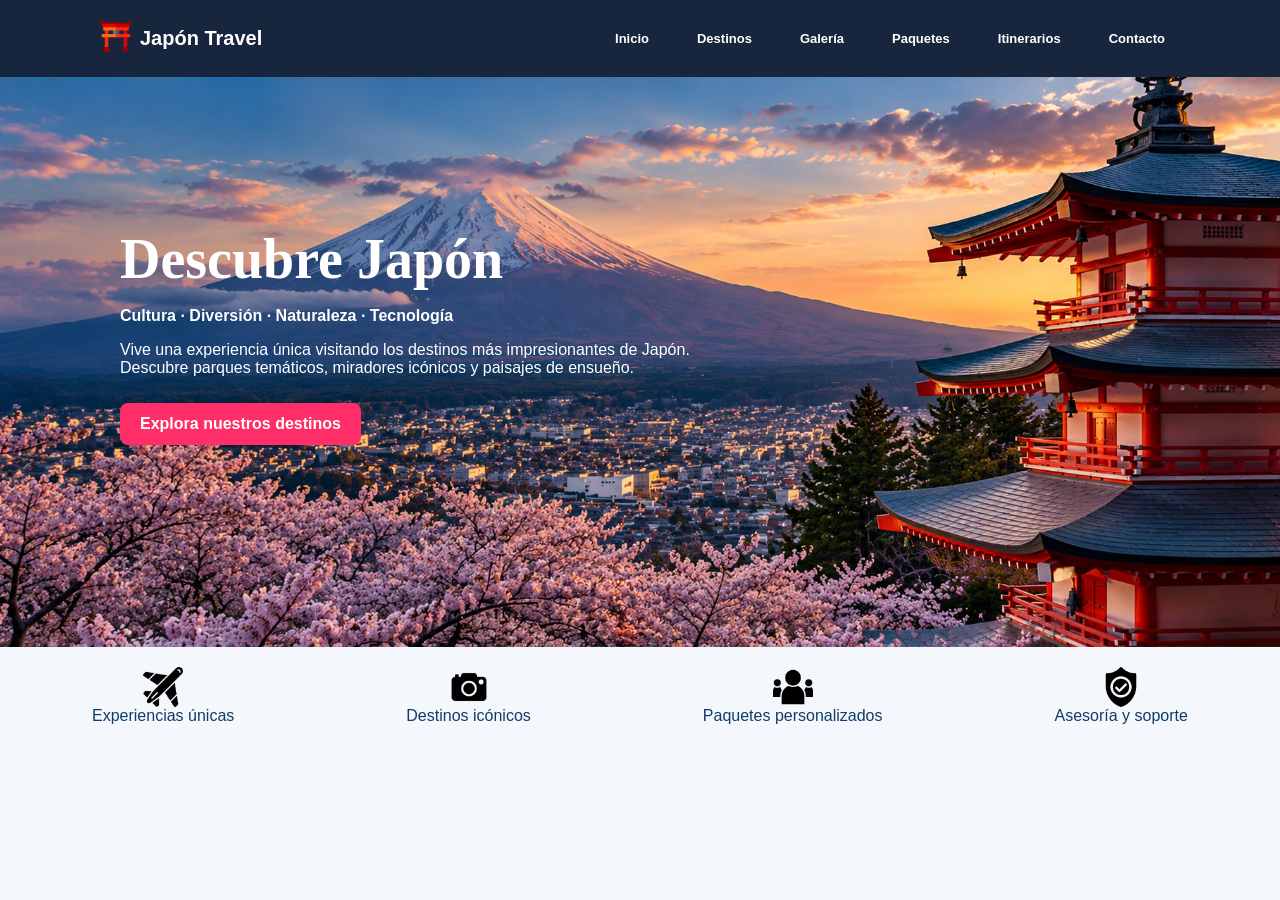
<file: index.html>
<!DOCTYPE html>
<html lang="es">
<head>
    <meta charset="UTF-8">
    <meta name="viewport" content="width=device-width, initial-scale=1.0">

    <title>Japón Travel | Descubre Japón</title>
    <link rel="stylesheet" href="CSS/estilos.css">
</head>



<body>
    <!-- ENCABEZADO -->
    <header class="encabezado">
        <div class="encabezado-contenido">

            <a href="index.html" class="logo">
                
                <p class="icono-logo" ><img src="imagenes/puerta-torii.png" alt="Puerta Torii"></p>
                <p>Japón Travel</p>
            </a>

            <nav class="navegacion">
                <a href="index.html">Inicio</a>
                <a href="destinos.html">Destinos</a>
                <a href="galeria.html">Galería</a>
                <a href="paquetes.html">Paquetes</a>
                <a href="itinerarios.html">Itinerarios</a>
                <a href="contacto.html">Contacto</a>
            </nav>

        </div>
    </header>


    <main>
        <!-- INICIO -->
        <section  class="inicio">
            <div class="inicio-texto">
                <h1>Descubre Japón</h1>
                <p class="categorias">
                Cultura · Diversión · Naturaleza · Tecnología
                </p>

                <p>
                Vive una experiencia única visitando los destinos
                más impresionantes de Japón. Descubre parques
                temáticos, miradores icónicos y paisajes de ensueño.
                </p>
                <a href="destinos.html" class="boton">
                Explora nuestros destinos
                </a>
            </div>
        </section>


        <section class="inicio-iconos">
            <div class="icono-item">
                <img src="imagenes/avion.png" alt="Avión">
                <p>Experiencias únicas</p>
            </div>
            <div class="icono-item">
                <img src="imagenes/camara.png" alt="Cámara">
                <p>Destinos icónicos</p>
            </div>
            <div class="icono-item">
                <img src="imagenes/grupo.png" alt="Grupo">
                <p>Paquetes personalizados</p>
            </div>
            <div class="icono-item">
                <img src="imagenes/escudo.png" alt="Escudo">
                <p>Asesoría y soporte</p>
            </div>
        </section>


    </main>

</body>
</html>
</file>
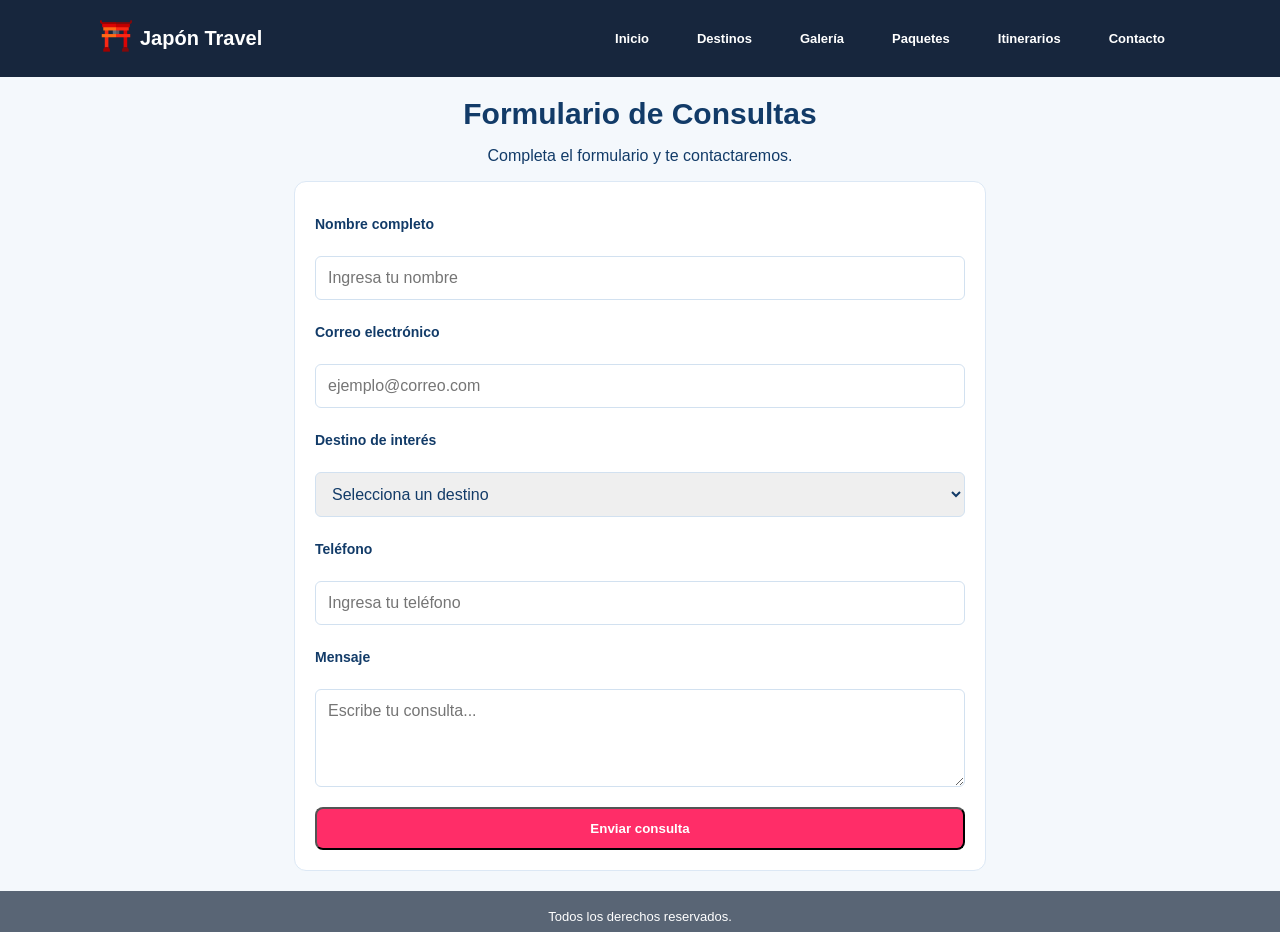
<file: contacto.html>
<!DOCTYPE html>
<html lang="es">
<head>
    <meta charset="UTF-8">
    <meta name="viewport" content="width=device-width, initial-scale=1.0">

    <title>Japón Travel | Destinos</title>
    <link rel="stylesheet" href="CSS/estilos.css">
</head>

<body>
    <!-- ENCABEZADO -->
    <header class="encabezado">
        <div class="encabezado-contenido">

            <a href="index.html" class="logo">
                
                <p class="icono-logo" ><img src="imagenes/puerta-torii.png" alt="Puerta Torii"></p>
                <p>Japón Travel</p>
            </a>

            <nav class="navegacion">
                <a href="index.html">Inicio</a>
                <a href="destinos.html">Destinos</a>
                <a href="galeria.html">Galería</a>
                <a href="paquetes.html">Paquetes</a>
                <a href="itinerarios.html">Itinerarios</a>
                <a href="contacto.html">Contacto</a>
            </nav>

        </div>
    </header>




<main>
        <!-- CONTACTO -->
        <section  class="contacto">
            <div class="contacto_inicio">
                <h2>Formulario de Consultas</h2>
                <p class="descripcion">
                    Completa el formulario y te contactaremos.
                </p>

                <form class="formulario" action="#" method="post">

                    <p >Nombre completo</p>
                    <input
                        type="text"
                        id="nombre"
                        name="nombre"
                        placeholder="Ingresa tu nombre"
                        required>

                    <p >Correo electrónico</p>
                    <input
                        type="email"
                        id="correo"
                        name="correo"
                        placeholder="ejemplo@correo.com"
                        required>

                    <p >Destino de interés</p>
                    <select id="destino" name="destino" required>
                        <option value="">Selecciona un destino</option>
                        <option value="tokio">Tokio</option>
                        <option value="universal">Universal Studios Japan</option>
                        <option value="teamlab">teamLab Planets</option>
                        <option value="hitachi">Parque Costero Hitachi</option>
                    </select>

                    <p >Teléfono</p>
                    <input
                        type="tel"
                        id="telefono"
                        name="telefono"
                        placeholder="Ingresa tu teléfono">

                    <p >Mensaje</p>
                    <textarea
                        id="mensaje"
                        name="mensaje"
                        rows="4"
                        placeholder="Escribe tu consulta..."
                        required></textarea>

                    <button type="submit" class="boton">
                        Enviar consulta
                    </button>

                </form>
            </div>
        </section>
</main>

    <!-- PIE DE PÁGINA -->
    <footer class="pie-pagina">
        <p>Todos los derechos reservados.</p>
    </footer>

</body>
</html>
</file>
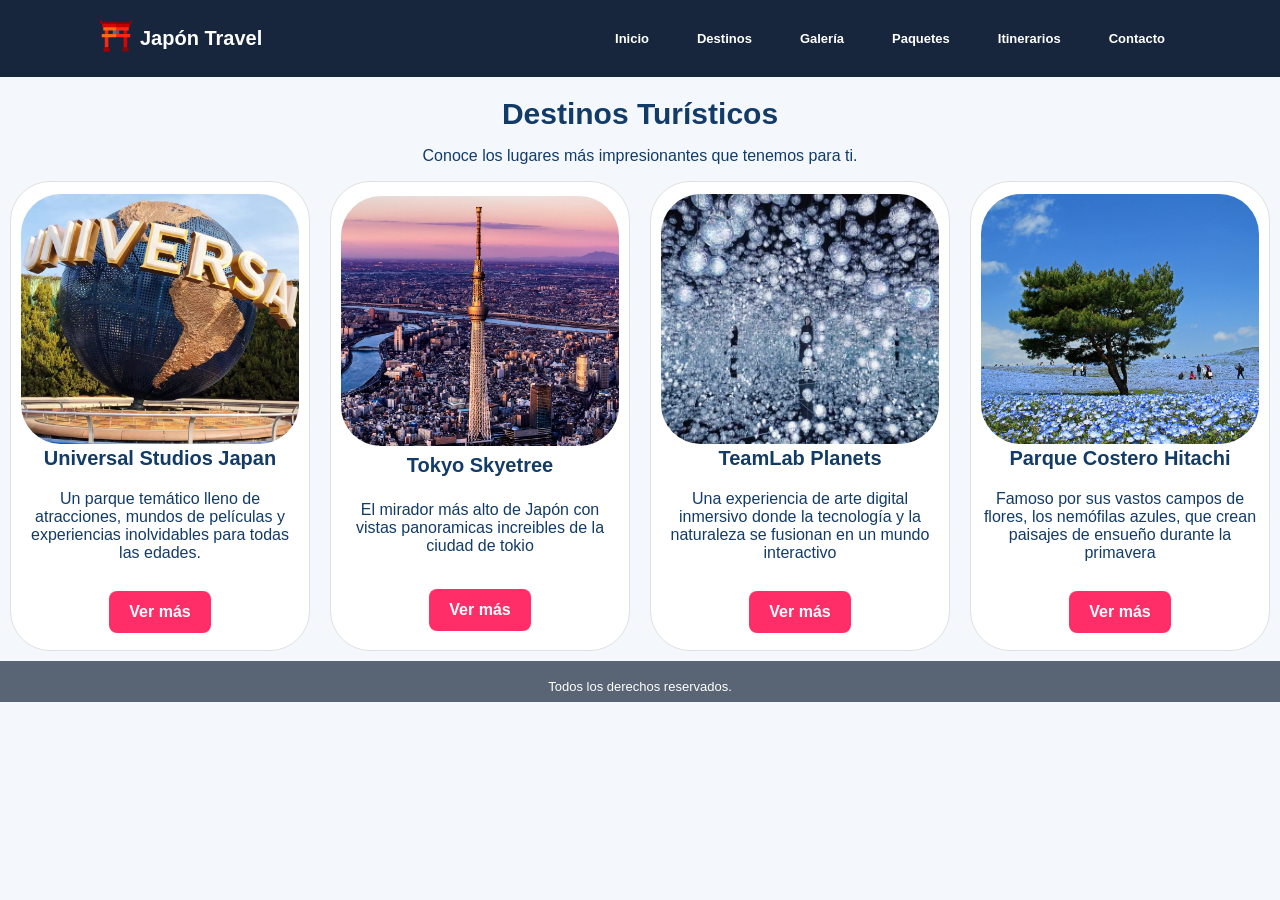
<file: destinos.html>
<!DOCTYPE html>
<html lang="es">
<head>
    <meta charset="UTF-8">
    <meta name="viewport" content="width=device-width, initial-scale=1.0">

    <title>Japón Travel | Destinos</title>
    <link rel="stylesheet" href="CSS/estilos.css">
</head>

<body>
    <!-- ENCABEZADO -->
    <header class="encabezado">
        <div class="encabezado-contenido">

            <a href="index.html" class="logo">
                
                <p class="icono-logo" ><img src="imagenes/puerta-torii.png" alt="Puerta Torii"></p>
                <p>Japón Travel</p>
            </a>

            <nav class="navegacion">
                <a href="index.html">Inicio</a>
                <a href="destinos.html">Destinos</a>
                <a href="galeria.html">Galería</a>
                <a href="paquetes.html">Paquetes</a>
                <a href="itinerarios.html">Itinerarios</a>
                <a href="contacto.html">Contacto</a>
            </nav>

        </div>
    </header>




<main>
<!-- DESTINOS -->
        <section  class="titulo">
            <div>
                <h2>Destinos Turísticos</h2>
                <p >
                    Conoce los lugares más impresionantes que tenemos para ti.
                </p>
            </div>
        </section>

        <section class="card_general">
            <div class="card">
                <img src="imagenes/universal.jpg" alt="Universal Studios">
                <h3> Universal Studios Japan</h3>
                <p>
                     Un parque temático lleno de atracciones,
                    mundos de películas y experiencias inolvidables
                    para todas las edades.
                </p>
                <a href="paquetes.html" class="boton">
                Ver más
                </a>
            </div>
            <div class="card">
                <img src="imagenes/tokyoskyetree.jpg" alt="Tokyo SkyeTree">
                <h3>Tokyo Skyetree</h3>
                <p>
                    El mirador más alto de Japón con vistas panoramicas
                    increibles de la ciudad de tokio
                </p>
                <a href="paquetes.html" class="boton">
                Ver más
                </a>
            </div>
            <div class="card">
                <img src="imagenes/teamlab.jpg" alt="Teamlab Planets">
                <h3>TeamLab Planets</h3>
                <p>
                    Una experiencia de arte digital inmersivo donde la 
                    tecnología y la naturaleza se fusionan en un mundo
                    interactivo
                </p>
                <a href="paquetes.html" class="boton">
                Ver más
                </a>
            </div>
            <div class="card">
                <img src="imagenes/hitachi.jpg" alt="Parque Costero Hitachi">
                <h3>Parque Costero Hitachi</h3>
                <p>
                    Famoso por sus vastos campos de flores, los nemófilas
                    azules, que crean paisajes de ensueño durante la primavera
                </p>
                <a href="paquetes.html" class="boton">
                Ver más
                </a>
            </div>
        </section>

</main>




    <!-- PIE DE PÁGINA -->
    <footer class="pie-pagina">
        <p> Todos los derechos reservados.</p>
    </footer>

</body>
</html>
</file>
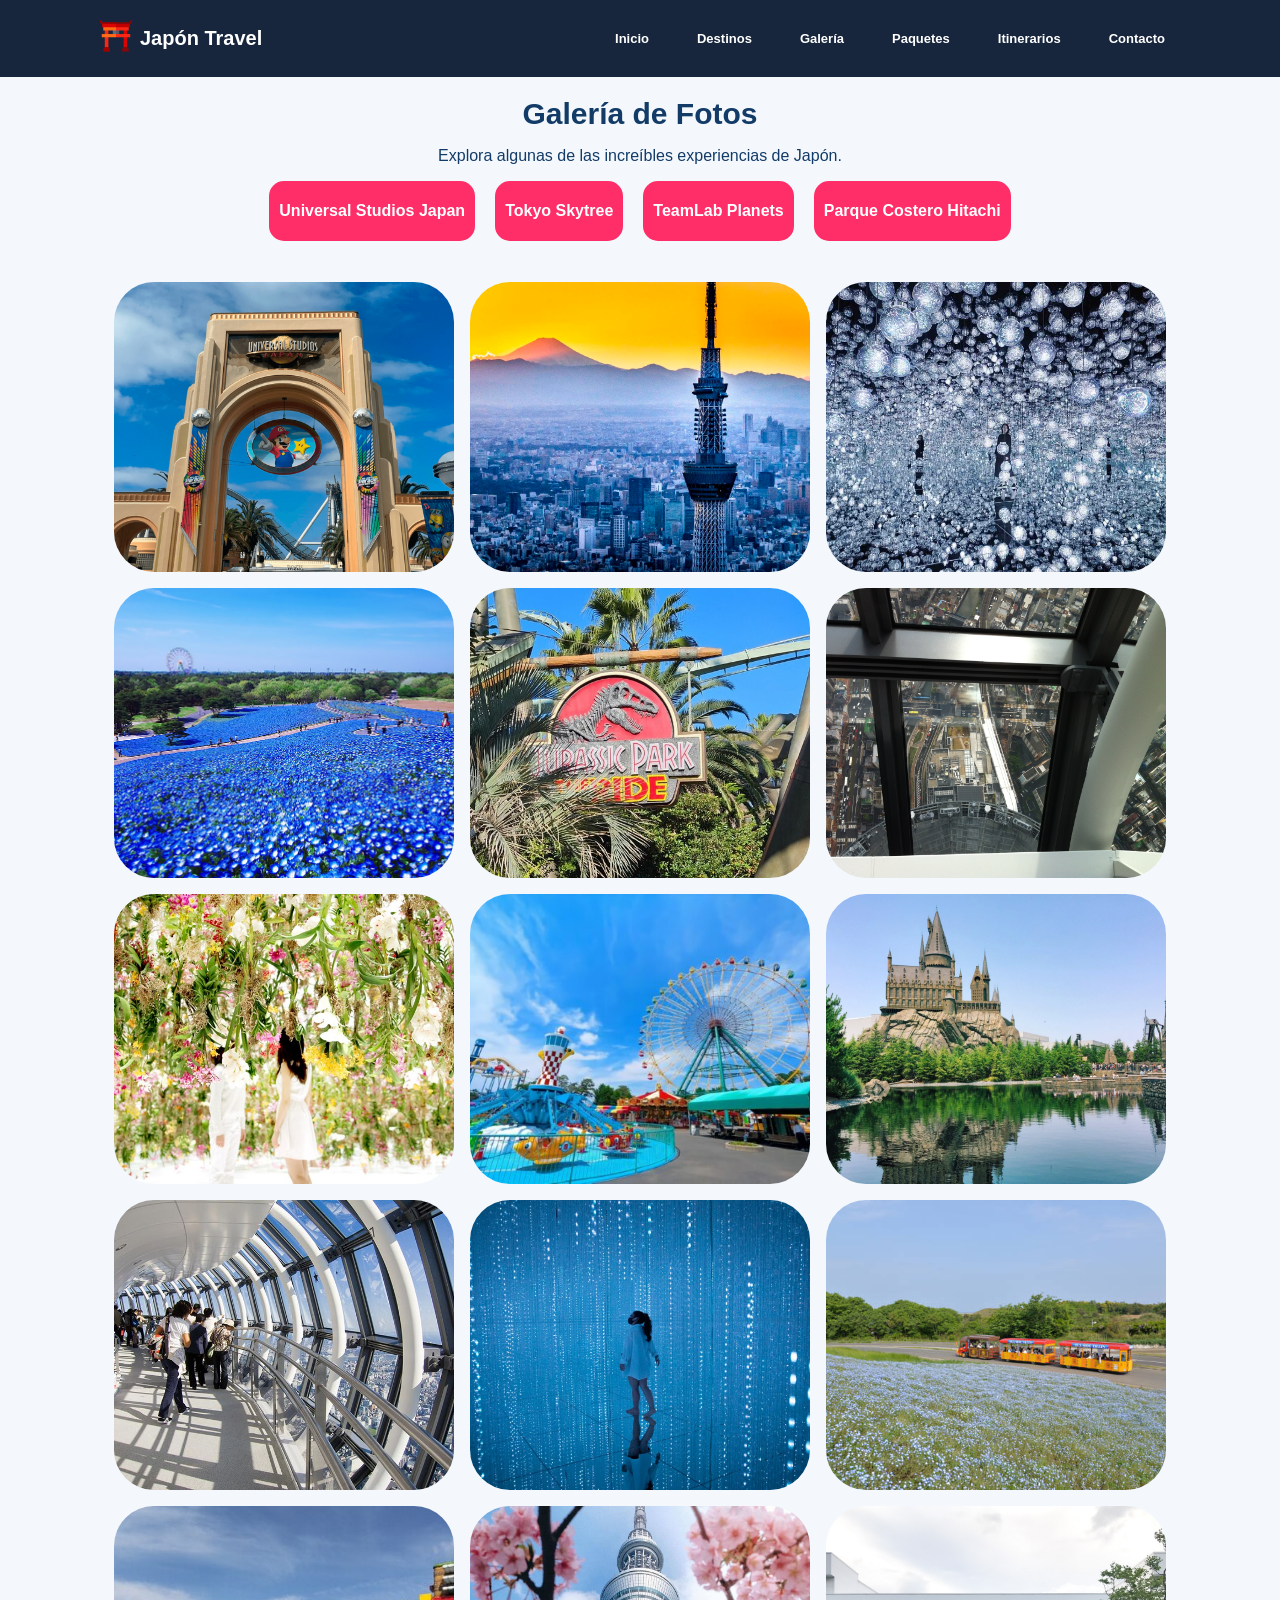
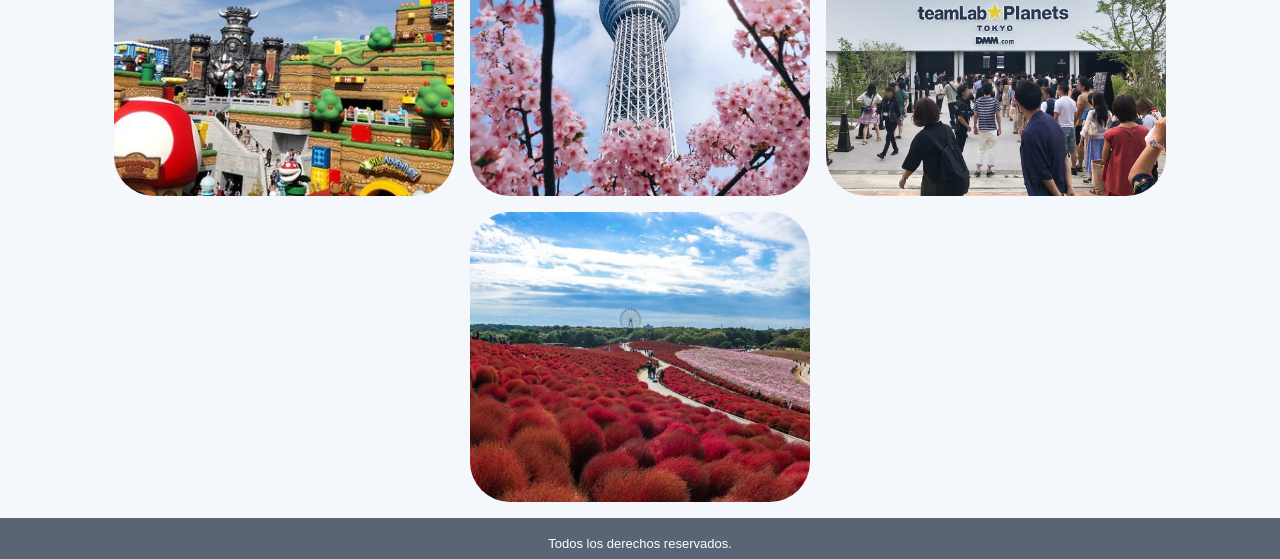
<file: galeria.html>
<!DOCTYPE html>
<html lang="es">
<head>
    <meta charset="UTF-8">
    <meta name="viewport" content="width=device-width, initial-scale=1.0">

    <title>Japón Travel | Destinos</title>
    <link rel="stylesheet" href="CSS/estilos.css">
</head>







<body>
    <!-- ENCABEZADO -->
    <header class="encabezado">
        <div class="encabezado-contenido">

            <a href="index.html" class="logo">
                
                <p class="icono-logo" ><img src="imagenes/puerta-torii.png" alt="Puerta Torii"></p>
                <p>Japón Travel</p>
            </a>

            <nav class="navegacion">
                <a href="index.html">Inicio</a>
                <a href="destinos.html">Destinos</a>
                <a href="galeria.html">Galería</a>
                <a href="paquetes.html">Paquetes</a>
                <a href="itinerarios.html">Itinerarios</a>
                <a href="contacto.html">Contacto</a>
            </nav>

        </div>
    </header>




<main>
<!-- GALERÍA -->
        <section class="galeria_titulos">
            <div class="galeria_inicio">
                <h2>Galería de Fotos</h2>
                <p class="descripcion">
                    Explora algunas de las increíbles experiencias de Japón.
                </p>
        </section>


        <section class="galeria_etiquetas">

                <div class="referencia_imagenes">
                    <p>Universal Studios Japan</p>
                </div>
                <div class="referencia_imagenes">
                    <p>Tokyo Skytree</p>
                </div>
                <div class="referencia_imagenes">
                    <p>TeamLab Planets</p>
                </div>
                <div class="referencia_imagenes">
                    <p>Parque Costero Hitachi</p>

                </div>
            </div>
        </section>

        <section class="galeria_imagenes">
                    <img src="imagenes/entrada_universal.png" alt="Entrada al Área de Mario">
                    <img src="imagenes/TOKYOSKYTREE.jpg" alt="Perspectiva lejana Skytree">
                    <img src="imagenes/teamlab.jpg" alt="Momento Blanco">
                    <img src="imagenes/azulado.jpg" alt="Primavera Hitachi">


                    <img src="imagenes/park.jpg" alt="Entrada al Área de Jurrasic Park">
                    <img src="imagenes/altura.jpg" alt="Vista para Abajo Skytree">
                    <img src="imagenes/alucinacion.jpg" alt="Efectos Especiales">
                    <img src="imagenes/parque.jpg" alt="Parque Hitachi">

                    <img src="imagenes/castillo.jpg" alt="Área de Castillo">
                    <img src="imagenes/por dentro.jpg" alt="Dentro de Skytree">
                    <img src="imagenes/nocturna.jpg" alt="Momento Nocturno">
                    <img src="imagenes/tren.jpg" alt="Visita en Tren">



                    <img src="imagenes/mario.jpg" alt="Área de Mario">
                    <img src="imagenes/rosas y torre.jpg" alt="Perspectiva baja Skytree">
                    <img src="imagenes/edificiorteam.jpg" alt="Edificio de TeamLab">
                    <img src="imagenes/rojizo.jpg" alt="Otoño Hitachi">

        </section>
</main>

    <!-- PIE DE PÁGINA -->
    <footer class="pie-pagina">
        <p>Todos los derechos reservados.</p>
    </footer>

</body>
</html>
</file>
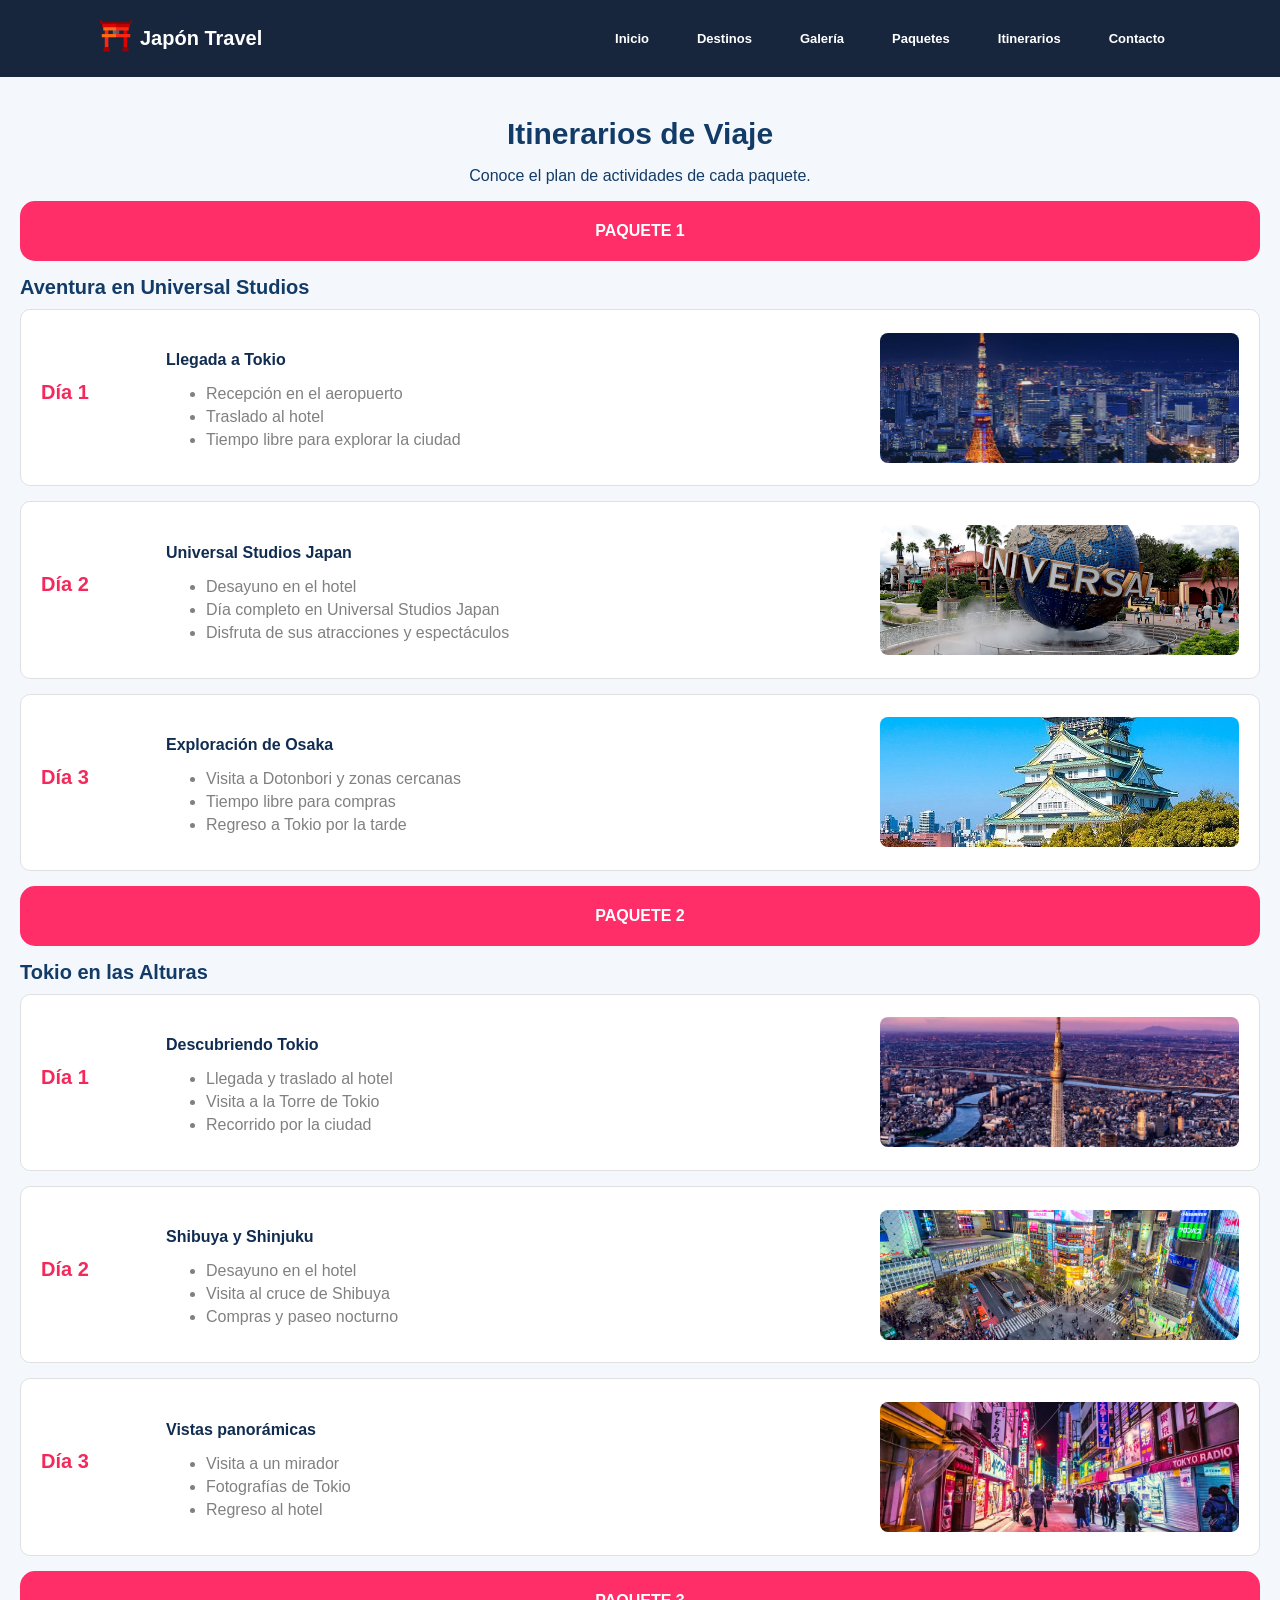
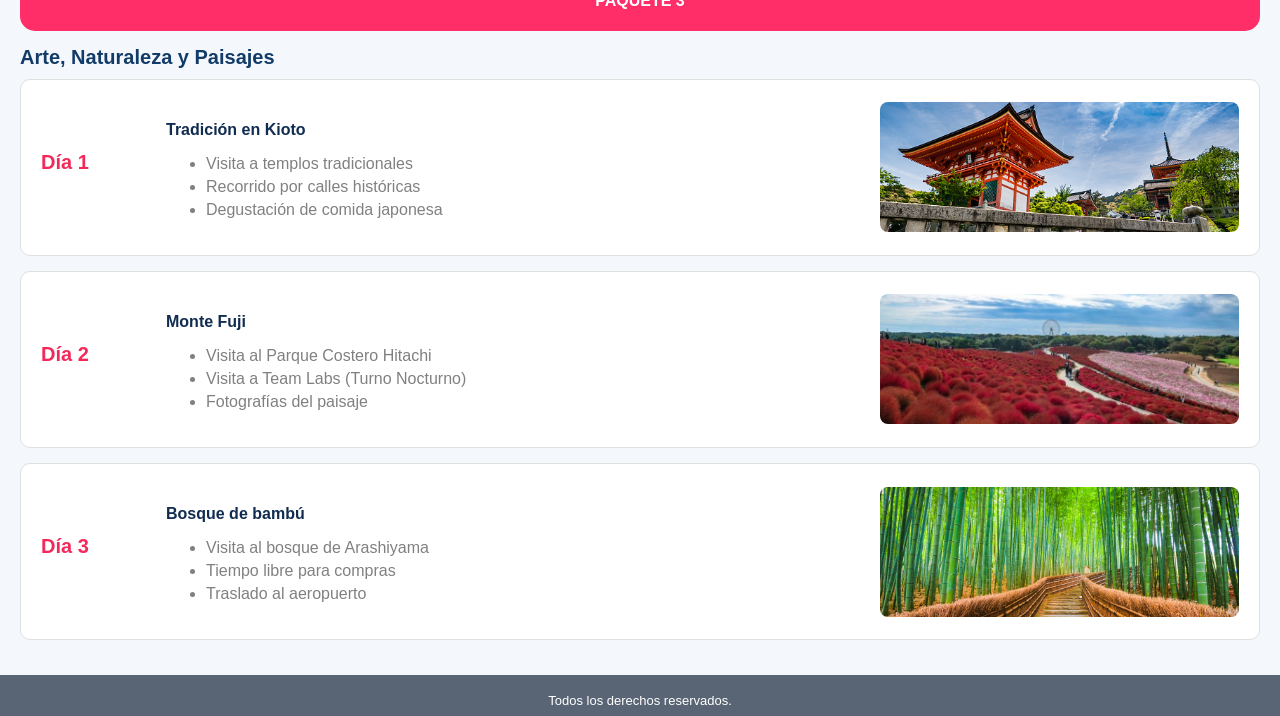
<file: itinerarios.html>
<!DOCTYPE html>
<html lang="es">
<head>
    <meta charset="UTF-8">
    <meta name="viewport" content="width=device-width, initial-scale=1.0">

    <title>Japón Travel | Destinos</title>
    <link rel="stylesheet" href="CSS/estilos.css">
</head>


<body>
    <!-- ENCABEZADO -->
    <header class="encabezado">
        <div class="encabezado-contenido">

            <a href="index.html" class="logo">
                
                <p class="icono-logo" ><img src="imagenes/puerta-torii.png" alt="Puerta Torii"></p>
                <p>Japón Travel</p>
            </a>

            <nav class="navegacion">
                <a href="index.html">Inicio</a>
                <a href="destinos.html">Destinos</a>
                <a href="galeria.html">Galería</a>
                <a href="paquetes.html">Paquetes</a>
                <a href="itinerarios.html">Itinerarios</a>
                <a href="contacto.html">Contacto</a>
            </nav>

        </div>
    </header>




<main>
    <section class="itinerarios">
        <div class="itinerarios_inicio">
            <h2>Itinerarios de Viaje</h2>
            <p>Conoce el plan de actividades de cada paquete.</p>
        </div>


        <!-- PAQUETE 1 -->
         <div class="referencia_imagenes">
            <p>PAQUETE 1</p>
        </div>
        <section class="itinerarios_dias">
            <h3>Aventura en Universal Studios</h3>

            <div class="dia">
                <h3>Día 1</h3>
                <div class="contenido">
                    <h4>Llegada a Tokio</h4>
                    <ul>
                        <li>Recepción en el aeropuerto</li>
                        <li>Traslado al hotel</li>
                        <li>Tiempo libre para explorar la ciudad</li>
                    </ul>
                </div>
                <img src="imagenes/tokio.jpg" alt="Tokio">
            </div>

            <div class="dia">
                <h3>Día 2</h3>
                <div class="contenido">
                    <h4>Universal Studios Japan</h4>
                    <ul>
                        <li>Desayuno en el hotel</li>
                        <li>Día completo en Universal Studios Japan</li>
                        <li>Disfruta de sus atracciones y espectáculos</li>
                    </ul>
                </div>
                <img src="imagenes/universal1.jpg" alt="Universal Studios">
            </div>

            <div class="dia">
                <h3>Día 3</h3>
                <div class="contenido">
                    <h4>Exploración de Osaka</h4>
                    <ul>
                        <li>Visita a Dotonbori y zonas cercanas</li>
                        <li>Tiempo libre para compras</li>
                        <li>Regreso a Tokio por la tarde</li>
                    </ul>
                </div>
                <img src="imagenes/osaka.jpg" alt="Osaka">
            </div>
        </section>

        <!-- PAQUETE 2 -->
         <div class="referencia_imagenes">
            <p>PAQUETE 2</p>
        </div>
        <section class="itinerarios_dias">
            <h3>Tokio en las Alturas</h3>

            <div class="dia">
                <h3>Día 1</h3>
                <div class="contenido">
                    <h4>Descubriendo Tokio</h4>
                    <ul>
                        <li>Llegada y traslado al hotel</li>
                        <li>Visita a la Torre de Tokio</li>
                        <li>Recorrido por la ciudad</li>
                    </ul>
                </div>
                <img src="imagenes/tokyoskyetree.jpg" alt="Torre de Tokio">
            </div>

            <div class="dia">
                <h3>Día 2</h3>
                <div class="contenido">
                    <h4>Shibuya y Shinjuku</h4>
                    <ul>
                        <li>Desayuno en el hotel</li>
                        <li>Visita al cruce de Shibuya</li>
                        <li>Compras y paseo nocturno</li>
                    </ul>
                </div>
                <img src="imagenes/shibuya.jpg" alt="Shibuya">
            </div>

            <div class="dia">
                <h3>Día 3</h3>
                <div class="contenido">
                    <h4>Vistas panorámicas</h4>
                    <ul>
                        <li>Visita a un mirador</li>
                        <li>Fotografías de Tokio</li>
                        <li>Regreso al hotel</li>
                    </ul>
                </div>
                <img src="imagenes/tokio-noche.jpg" alt="Tokio de noche">
            </div>
        </section>

        <!-- PAQUETE 3 -->
        <div class="referencia_imagenes">
            <p>PAQUETE 3</p>
         </div>
        <section class="itinerarios_dias">
            <h3>Arte, Naturaleza y Paisajes</h3>

            <div class="dia">
                <h3>Día 1</h3>
                <div class="contenido">
                    <h4>Tradición en Kioto</h4>
                    <ul>
                        <li>Visita a templos tradicionales</li>
                        <li>Recorrido por calles históricas</li>
                        <li>Degustación de comida japonesa</li>
                    </ul>
                </div>
                <img src="imagenes/kioto.jpg" alt="Kioto">
            </div>

            <div class="dia">
                <h3>Día 2</h3>
                <div class="contenido">
                    <h4>Monte Fuji</h4>
                    <ul>
                        <li>Visita al Parque Costero Hitachi</li>
                        <li>Visita a Team Labs (Turno Nocturno)</li>
                        <li>Fotografías del paisaje</li>
                    </ul>
                </div>
                <img src="imagenes/rojizo.jpg" alt="Monte Fuji">
            </div>

            <div class="dia">
                <h3>Día 3</h3>
                <div class="contenido">
                    <h4>Bosque de bambú</h4>
                    <ul>
                        <li>Visita al bosque de Arashiyama</li>
                        <li>Tiempo libre para compras</li>
                        <li>Traslado al aeropuerto</li>
                    </ul>
                </div>
                <img src="imagenes/bambu.png" alt="Bosque de bambú">
            </div>
        </section>
    </section>
</main>


    <!-- PIE DE PÁGINA -->
    <footer class="pie-pagina">
        <p>Todos los derechos reservados.</p>
    </footer>

</body>
</html>
</file>
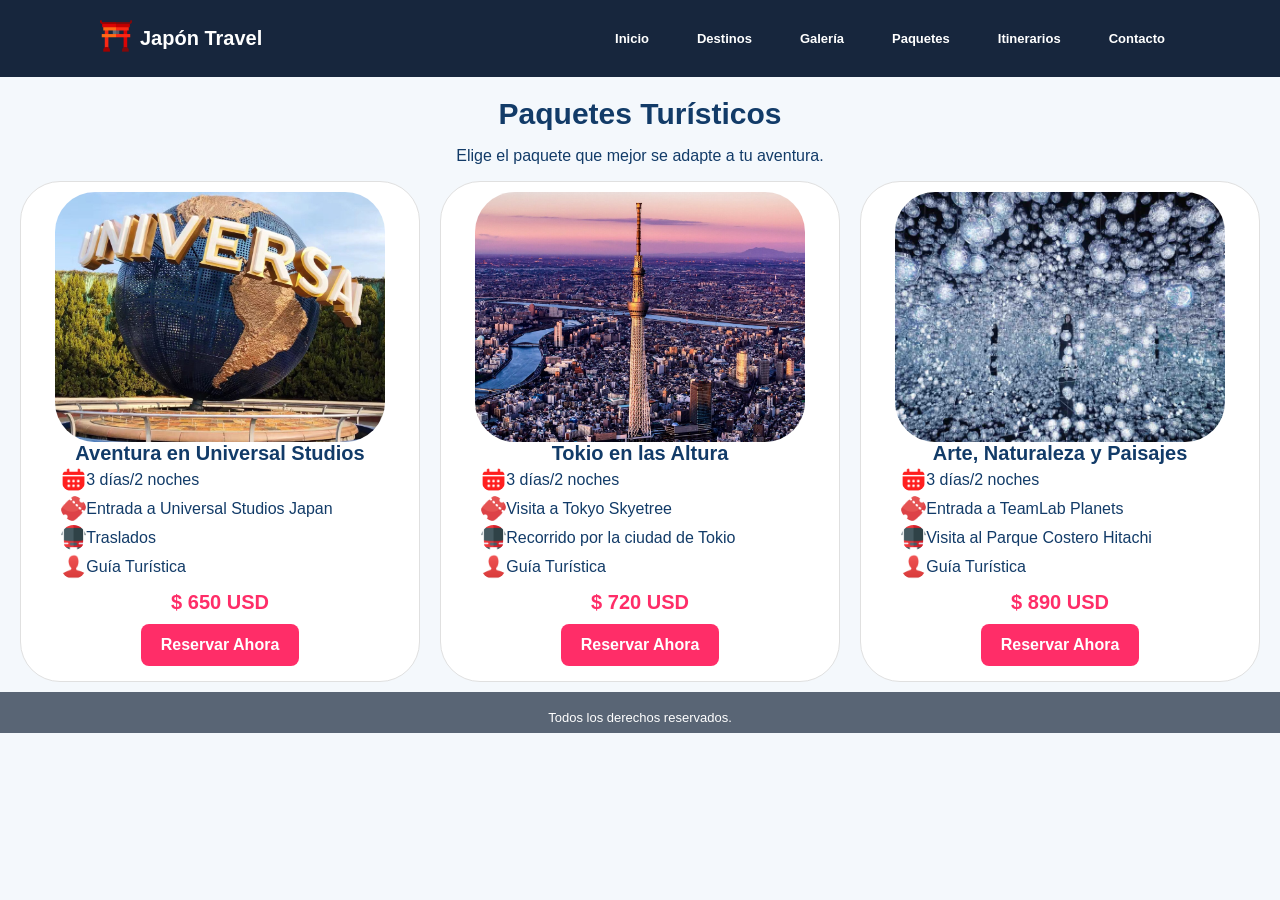
<file: paquetes.html>
<!DOCTYPE html>
<html lang="es">
<head>
    <meta charset="UTF-8">
    <meta name="viewport" content="width=device-width, initial-scale=1.0">

    <title>Japón Travel | Destinos</title>
    <link rel="stylesheet" href="CSS/estilos.css">
</head>

<body>
    <!-- ENCABEZADO -->
    <header class="encabezado">
        <div class="encabezado-contenido">

            <a href="index.html" class="logo">
                
                <p class="icono-logo" ><img src="imagenes/puerta-torii.png" alt="Puerta Torii"></p>
                <p>Japón Travel</p>
            </a>

            <nav class="navegacion">
                <a href="index.html">Inicio</a>
                <a href="destinos.html">Destinos</a>
                <a href="galeria.html">Galería</a>
                <a href="paquetes.html">Paquetes</a>
                <a href="itinerarios.html">Itinerarios</a>
                <a href="contacto.html">Contacto</a>
            </nav>

        </div>
    </header>




<main>
<!-- PAQUETES -->
        <section class="paquetes">
            <div class="paquetes_inicio">
                <h2>Paquetes Turísticos</h2>
                <p class="descripcion">
                    Elige el paquete que mejor se adapte a tu aventura.
                </p>
            </div>
        </section>


        <section class="card_general">
            <div class="card">
                <img src="imagenes/universal.jpg" alt="Universal Studios">
                <h3>Aventura en Universal Studios</h3>
                <p class="servicios">
                    <img src="imagenes/calendar.png" alt="Calendario">
                    3 días/2 noches</p>
                <p class="servicios">
                    <img src="imagenes/entrada.png" alt="Entrada">
                    Entrada a Universal Studios Japan</p>
                <p class="servicios">
                    <img src="imagenes/bus.png" alt="Bus">
                    Traslados</p>
                <p class="servicios">
                    <img src="imagenes/people.png" alt="Guía Turística">
                    Guía Turística</p>
                <p class="precio"> $ 650 USD</p>
                <a href="contacto.html" class="boton">Reservar Ahora</a>

            </div>
            <div class="card">
                <img src="imagenes/tokyoskyetree.jpg" alt="Tokyo SkyeTree">
                <h3>Tokio en las Altura</h3>
                <p class="servicios">
                    <img src="imagenes/calendar.png" alt="Calendario">
                    3 días/2 noches
                </p>
                <p class="servicios">
                    <img src="imagenes/entrada.png" alt="Entrada">
                    Visita a Tokyo Skyetree</p>
                <p class="servicios">
                    <img src="imagenes/bus.png" alt="Bus">
                    Recorrido por la ciudad de Tokio</p>
                <p class="servicios">
                    <img src="imagenes/people.png" alt="Guía Turística">
                    Guía Turística</p>
                <p class="precio"> $ 720 USD</p>
                <a href="contacto.html" class="boton">Reservar Ahora</a>

            </div>
            <div class="card">
                <img src="imagenes/teamlab.jpg" alt="Teamlab Planets">
                <h3>Arte, Naturaleza y Paisajes</h3>
                <p class="servicios">
                    <img src="imagenes/calendar.png" alt="Calendario">
                    3 días/2 noches</p>
                <p class="servicios">
                    <img src="imagenes/entrada.png" alt="Entrada">
                    Entrada a TeamLab Planets</p>
                <p class="servicios">
                    <img src="imagenes/bus.png" alt="Bus">
                    Visita al Parque Costero Hitachi</p>
                <p class="servicios">
                    <img src="imagenes/people.png" alt="Guía Turística">
                    Guía Turística</p>
                <p class="precio"> $ 890 USD</p>
                <a href="contacto.html" class="boton">Reservar Ahora</a>
            </div>

        </section>
</main>



    <!-- PIE DE PÁGINA -->
    <footer class="pie-pagina">
        <p>Todos los derechos reservados.</p>
    </footer>

</body>
</html>
</file>
<file: CSS/estilos.css>
/* =================================
   1. CONFIGURACIÓN GENERAL
================================= */



h1 {
    font-size: 42px;
    line-height: 1.1;
    margin: 12px 0;
    font-family: georgia,serif;
}

h2{
    padding-top: 20px;
    text-align: center;
    font-size: 30px;
    margin: 0;
}


body {
    font-family: Verdana, Geneva, Tahoma, sans-serif;
    background-color: #f4f8fc;
    color: #123b68;
    margin: 0;
}

a {
    text-decoration: none;
}

.boton {
    display: inline-block;
    background-color: #ff2d68;
    color: white;
    border-radius: 8px;
    padding: 12px 20px;
    font-weight: bold;
    margin-top: 10px;
}

.boton:hover {
    background-color: #d91d53;
}

h3{
    font-size: 20px;
    font-family: Verdana, Geneva, Tahoma, sans-serif;
    margin: 0;
}



/* =================================
   2. ENCABEZADO
================================= */

.encabezado {
    background-color: #17263d;
    color: white;
}

.encabezado-contenido {
    display: flex;
    flex-direction: column;
    align-items: center;
    padding-left: 16px;
    padding-right: 16px;
}

.logo {
    display: flex;
    align-items: center;
    gap: 8px;
    color: white;
    font-size: 20px;
    font-weight: bold;
}

.icono-logo img {
   width: 32px; 
    height: auto; 
}

.navegacion {
    display: flex;
    flex-wrap: wrap;
    justify-content: center;
}

.navegacion a {
    color: white;
    font-size: 13px;
    padding: 15px 15px;
    border-radius: 5px;
    font-family: Verdana, Geneva, Tahoma, sans-serif;
    font-weight: bold;
}

.navegacion a:hover{
    background-color: #df2a5d;
    color: white;
}


/* =================================
   3. SECCIÓN DE INICIO
================================= */
.inicio {
    min-height: 290px;
    padding: 60px 20px;
    background-image: url("../imagenes/fuji3.jpg");
    background-size: cover;
    background-position: center;
    background-repeat: no-repeat;
    color: white;
    font-family: Arial, sans-serif;
}

.categorias {
    font-weight: bold;
    margin-bottom: 10px;
    color: white;
}


.inicio-iconos {
    display: flex;
    flex-direction: row;
    flex-wrap: wrap;
    justify-content: space-around;
    gap: 20px;
    margin: 20px 16px;
}

.icono-item{
    display: grid;
    place-items: center;
    align-content: start;
}

.icono-item img {
    width: 40px;
    height: 40px;
}

.icono-item p{
    margin: 0;
}

.inicio p{
    max-width: 600px;
}


/* =================================
   4. SECCIÓN DE DESTINOS
================================= */


.titulo p{
    text-align: center;
    padding: 0 16px;
}

.card_general{
    display: flex;
    flex-direction: row;
    flex-wrap: wrap;
    gap: 20px;
    margin: 10px;
}

.card{
    display: grid;
    place-items: center;
    border: 1px solid #e0e0e0;
    border-radius: 40px;
    padding: 10px 10px 15px 10px;
    flex: 1 1 260px;
    max-width: 400px;
    min-height: 470px;
    box-sizing: border-box;
    background-color: white;
}

.card p{
    text-align: center;
}

.card img {
    height: 250px;
    width: 100%;
    max-width: 330px;
    object-fit: cover;
    border-radius: 40px;
    
}


/* =================================
   5. Galeria de Fotos
================================= */

.galeria_inicio{
    text-align: center;
}

.galeria_etiquetas{
    display: flex;
    flex-direction: row;
    flex-wrap: wrap;
    justify-content: center;
    gap: 10px 20px;
    margin: 10px 16px;
}

.referencia_imagenes{
    border-radius: 15px;
    display: grid;
    place-items: center;
    color: white;
    background-color: #ff2d68;
    padding: 5px 10px;
    margin-bottom: 15px;
}

.referencia_imagenes p {
    font-weight: bold;
}


.galeria_imagenes{
    display: flex;
    flex-wrap: wrap;
    justify-content: center;
    gap: 16px;
    padding: 16px;
}

.galeria_imagenes img{
    height: 290px;
    width: 340px;
    border-radius: 40px;
    max-width: 100%;
    object-fit: cover;
    margin: 0;
    border: grey solid 2px;
    border: 0;
}
/* =================================
   6. Paquetes
================================= */

.paquetes_inicio{
    text-align: center;
}

.card_general{
    display: flex;
    justify-content: center;
}


.servicios{
    margin: 0;
    display: flex;
    align-items: center; 
    width: 84%;        
    padding: 2px;
}

.precio{
    color: #ff2d68 ;
    font-weight: bold;
    font-size: 20px;
    margin-bottom: 0;
    margin-top: 10px;
}

.servicios img{
    height: 25px;
    width: 25px;
    object-fit: contain;
    
}

/* =================================
   6. Paquetes
================================= */

.itinerarios {
    padding: 20px;
}

.itinerarios_inicio {
    text-align: center;
}


.itinerarios_tarjeta {
    display: flex;
    gap: 10px;
    margin: 20px 0;

}

.itinerarios_dias h3{
    margin-bottom: 10px;
}


.dia {
    display: flex;
    flex-direction: column;
    align-items: flex-start;
    gap: 25px;
    padding: 20px;
    margin-bottom: 15px;
    border: 1px solid #e0e0e0;
    border-radius: 10px;
    background-color: white;
}

.dia h3 {
    color: #f3295b;
    min-width: 100px;
}

.contenido {
    flex: 1;
}

.contenido h4 {
    color: #102c50;
    margin-bottom: 5px;
}

.contenido li {
    color: gray;
    margin-bottom: 5px;
}

.dia img {
    width: 100%;
    height: 130px;
    object-fit: cover;
    border-radius: 8px;
}




/* =================================
   8. FORMULARIO
================================= */

.formulario {
    display: flex;
    flex-direction: column;
    gap: 10px;
    max-width: 650px;
    margin: 0 auto;
    text-align: left;
    background-color: white;
    padding: 20px;
    border-radius: 12px;
    border: 1px solid #dce8f5;
}

.descripcion{
    text-align: center;
    padding: 0 16px;
}

.contacto_inicio{
    padding: 0 12px 20px;
}

.formulario p {
    font-weight: bold;
    font-size: 14px;
}

.formulario input,
.formulario select,
.formulario textarea {
    width: 100%;
    padding: 12px;
    border: 1px solid #d2e1f0;
    border-radius: 6px;
    font: inherit;
    color: #123b68;
    box-sizing: border-box;
}

.formulario textarea {
    resize: vertical;
}

.formulario .boton {
    margin-top: 10px;
}


/* =================================
   9. PIE DE PÁGINA
================================= */

.pie-pagina {
    background-color: #596575;
    color: white;
    text-align: center;
    font-size: 13px;
    padding: 5px;
    height: 31px;
}



/* =================================
   10. TABLET Y COMPUTADOR
================================= */

@media (min-width: 768px) {

    .encabezado-contenido {
        flex-direction: row;
        justify-content: space-between;
        padding-left: 20px;
        padding-right: 20px;
    }

    h1 {
        font-size: 56px;
    }

    .dia {
        flex-direction: row;
        align-items: center;
    }

    .dia img {
        width: 30%;
    }
}


/* =================================
   11. PANTALLAS GRANDES
================================= */

@media (min-width: 1024px) {

    .encabezado-contenido {
        padding-left: 100px;
        padding-right: 100px;
    }

    .navegacion {
        gap: 18px;
    }

    .inicio {
        padding: 140px 120px;
    }
}
</file>
